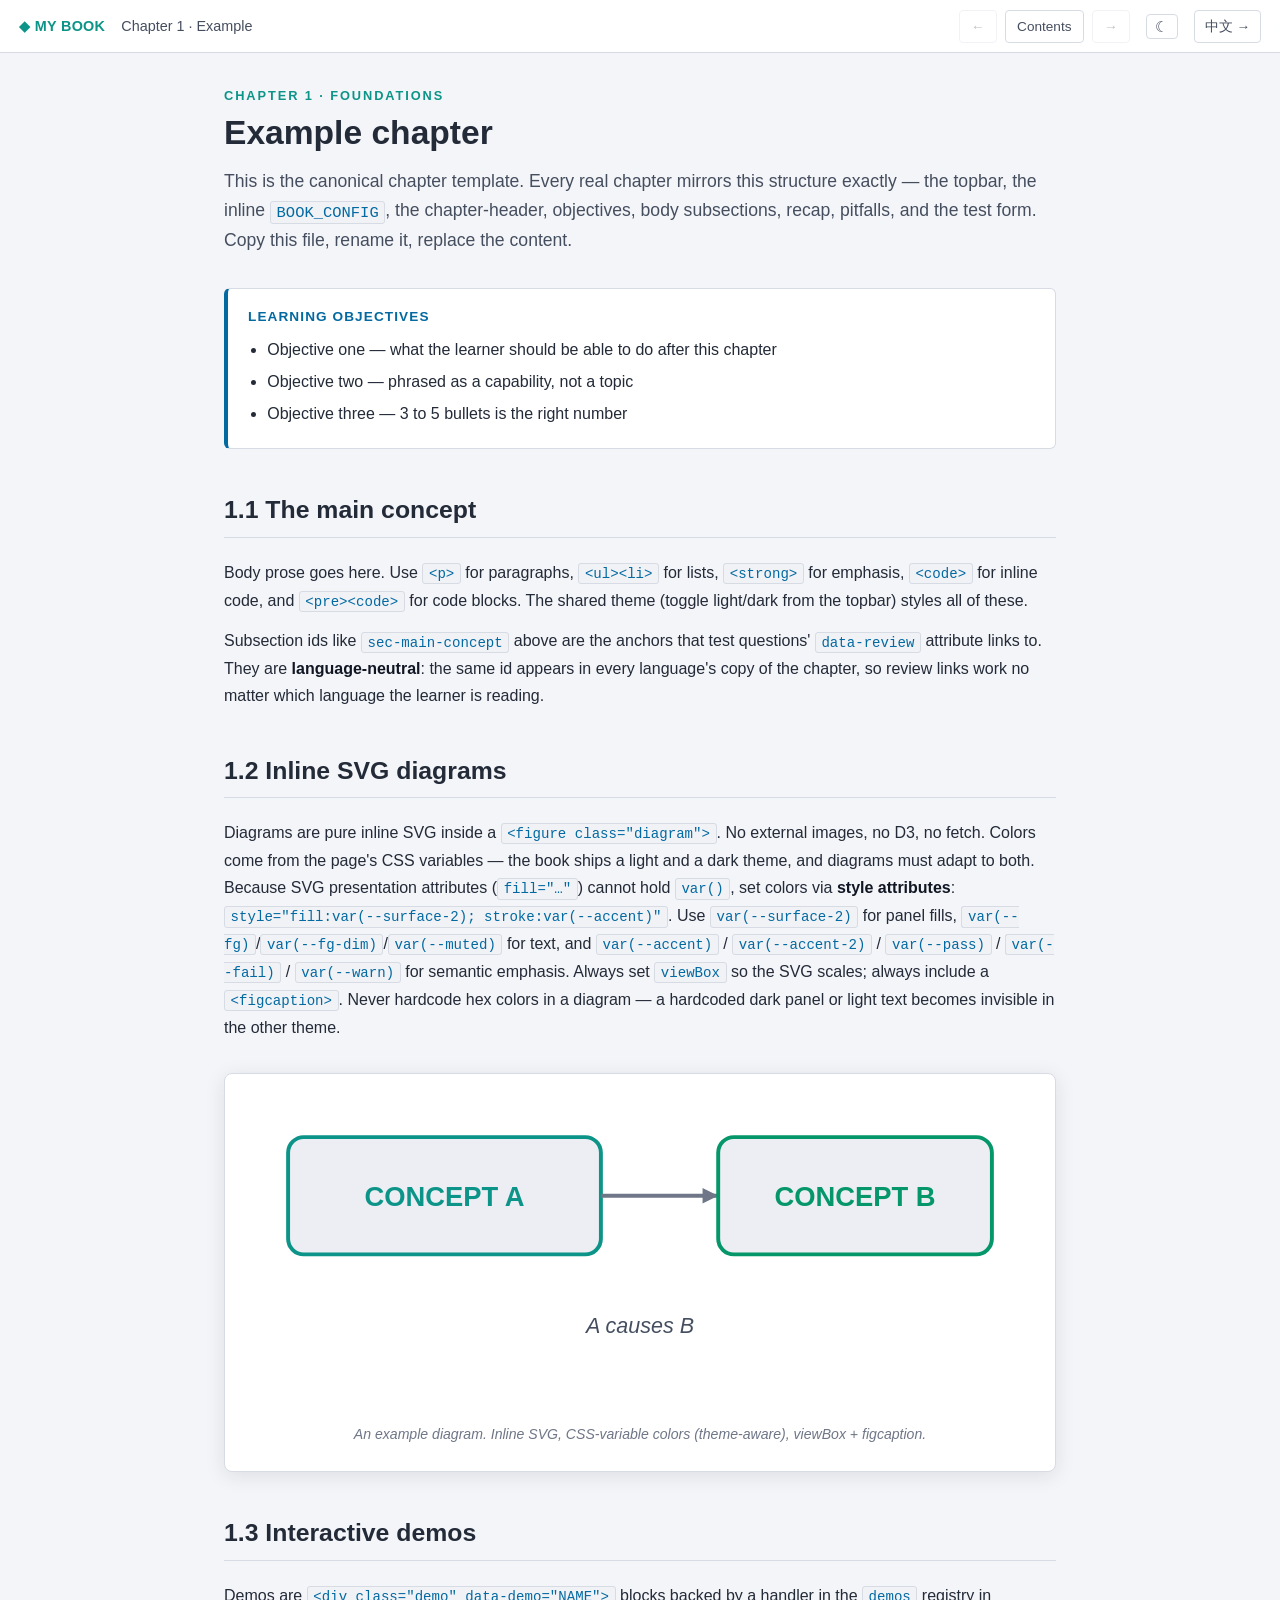
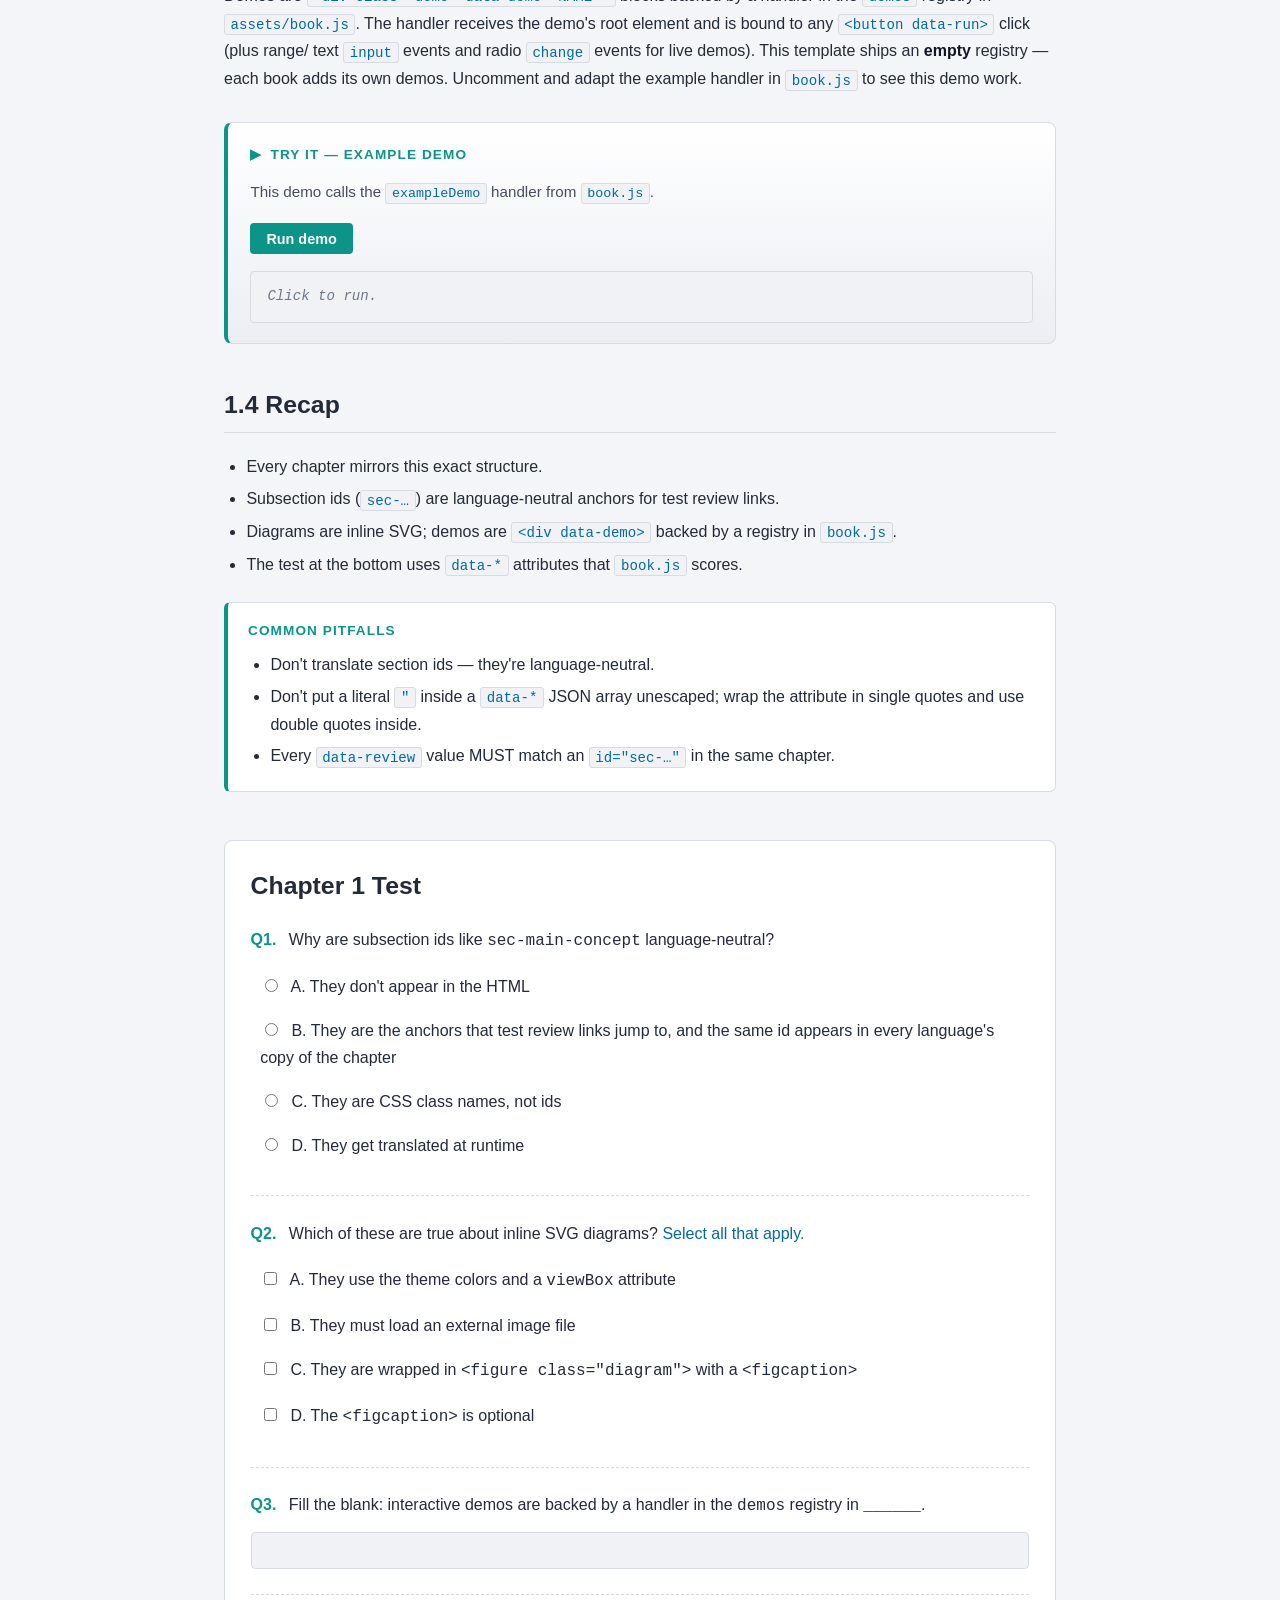
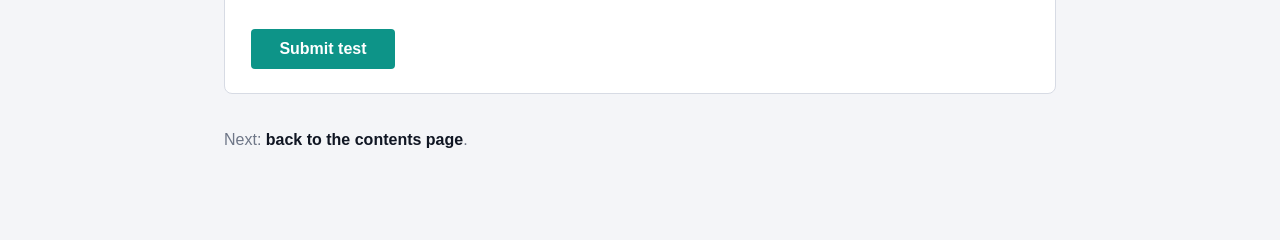
<file: assets/book-template/en/01-example-chapter.html>
<!doctype html>
<!--
  Example chapter — the canonical reference for the HTML-per-chapter template.
  Copy this file, rename it (e.g. 02-real-chapter.html), and replace the body.
  Every chapter in the book mirrors this exact structure so the shared
  assets/book.js (scoring, nav, dashboard) works unchanged.

Anatomy:
  1. <head> with the theme snippet + the single stylesheet link
  2. <div class="topbar"> with brand / crumb / chapter-nav / lang-toggle
     (book.js injects the light/dark theme-toggle button next to lang-toggle)
  3. <main class="chapter" data-chapter-n="N"> with the inline BOOK_CONFIG script
  4. chapter-header (eyebrow / h1 / lede)
  5. objectives box
  6. <h2 id="sec-…"> subsections with prose / SVG diagrams / demos
  7. recap + pitfalls
  8. <form class="test"> with one <div class="q"> per question
  9. closing <script src="assets/book.js" defer>
-->
<html lang="en">
<head>
<meta charset="utf-8">
<meta name="viewport" content="width=device-width, initial-scale=1">
<title>Chapter 1 — Example Chapter</title>
<!-- Theme snippet: applies the stored theme (or prefers-color-scheme) BEFORE
     first paint to avoid a flash. Copy verbatim into every page; do not translate. -->
<script>(function(){try{var t=localStorage.getItem("pbf:theme");if(t!=="light"&&t!=="dark"){t=(window.matchMedia&&matchMedia("(prefers-color-scheme: light)").matches)?"light":"dark";}document.documentElement.setAttribute("data-theme",t);}catch(e){document.documentElement.setAttribute("data-theme","dark");}})();</script>
<link rel="stylesheet" href="assets/style.css">
</head>
<body>

<div class="topbar">
  <a href="index.html" class="brand">◆ MY BOOK</a>
  <span class="crumb">Chapter 1 · Example</span>
  <span class="spacer"></span>
  <nav class="chapter-nav"></nav>
  <a class="lang-toggle" href="../zh/01-example-chapter.html">中文 →</a>
</div>

<main class="chapter" data-chapter-n="1">
<script>window.BOOK_CONFIG = { slug: "my-book", lang: "en", chapters: [{n:1,slug:"01-example-chapter"}] };</script>

  <div class="chapter-header">
    <div class="eyebrow">Chapter 1 · Foundations</div>
    <h1>Example chapter</h1>
    <p class="lede">
      This is the canonical chapter template. Every real chapter mirrors this
      structure exactly — the topbar, the inline <code>BOOK_CONFIG</code>, the
      chapter-header, objectives, body subsections, recap, pitfalls, and the
      test form. Copy this file, rename it, replace the content.
    </p>
  </div>

  <div class="box objectives">
    <div class="box-title">Learning objectives</div>
    <ul>
      <li>Objective one — what the learner should be able to do after this chapter</li>
      <li>Objective two — phrased as a capability, not a topic</li>
      <li>Objective three — 3 to 5 bullets is the right number</li>
    </ul>
  </div>

  <h2 id="sec-main-concept">1.1 The main concept</h2>

  <p>
    Body prose goes here. Use <code>&lt;p&gt;</code> for paragraphs,
    <code>&lt;ul&gt;&lt;li&gt;</code> for lists, <code>&lt;strong&gt;</code> for
    emphasis, <code>&lt;code&gt;</code> for inline code, and
    <code>&lt;pre&gt;&lt;code&gt;</code> for code blocks. The shared theme
    (toggle light/dark from the topbar) styles all of these.
  </p>

  <p>
    Subsection ids like <code>sec-main-concept</code> above are the anchors that
    test questions' <code>data-review</code> attribute links to. They are
    <strong>language-neutral</strong>: the same id appears in every language's
    copy of the chapter, so review links work no matter which language the
    learner is reading.
  </p>

  <h2 id="sec-diagrams">1.2 Inline SVG diagrams</h2>

  <p>
    Diagrams are pure inline SVG inside a <code>&lt;figure class="diagram"&gt;</code>.
    No external images, no D3, no fetch. Colors come from the page's CSS
    variables — the book ships a light and a dark theme, and diagrams must
    adapt to both. Because SVG presentation attributes
    (<code>fill="…"</code>) cannot hold <code>var()</code>, set colors via
    <strong>style attributes</strong>: <code>style="fill:var(--surface-2);
    stroke:var(--accent)"</code>. Use <code>var(--surface-2)</code> for panel
    fills, <code>var(--fg)</code>/<code>var(--fg-dim)</code>/<code>var(--muted)</code>
    for text, and <code>var(--accent)</code> / <code>var(--accent-2)</code> /
    <code>var(--pass)</code> / <code>var(--fail)</code> / <code>var(--warn)</code>
    for semantic emphasis. Always set <code>viewBox</code> so the SVG scales;
    always include a <code>&lt;figcaption&gt;</code>. Never hardcode hex colors
    in a diagram — a hardcoded dark panel or light text becomes invisible in
    the other theme.
  </p>

  <figure class="diagram">
    <svg viewBox="0 0 400 160" xmlns="http://www.w3.org/2000/svg" role="img" aria-label="Example diagram">
      <rect x="20" y="20" width="160" height="60" rx="8" style="fill:var(--surface-2);stroke:var(--accent)" stroke-width="2"/>
      <text x="100" y="55" text-anchor="middle" style="fill:var(--accent)" font-size="14" font-weight="700">CONCEPT A</text>
      <line x1="180" y1="50" x2="240" y2="50" style="stroke:var(--muted)" stroke-width="2"/>
      <polygon points="240,50 232,46 232,54" style="fill:var(--muted)"/>
      <rect x="240" y="20" width="140" height="60" rx="8" style="fill:var(--surface-2);stroke:var(--pass)" stroke-width="2"/>
      <text x="310" y="55" text-anchor="middle" style="fill:var(--pass)" font-size="14" font-weight="700">CONCEPT B</text>
      <text x="200" y="120" text-anchor="middle" style="fill:var(--fg-dim)" font-size="11" font-style="italic">A causes B</text>
    </svg>
    <figcaption>An example diagram. Inline SVG, CSS-variable colors (theme-aware), viewBox + figcaption.</figcaption>
  </figure>

  <h2 id="sec-demos">1.3 Interactive demos</h2>

  <p>
    Demos are <code>&lt;div class="demo" data-demo="NAME"&gt;</code> blocks
    backed by a handler in the <code>demos</code> registry in
    <code>assets/book.js</code>. The handler receives the demo's root element
    and is bound to any <code>&lt;button data-run&gt;</code> click (plus range/
    text <code>input</code> events and radio <code>change</code> events for
    live demos). This template ships an <strong>empty</strong> registry — each
    book adds its own demos. Uncomment and adapt the example handler in
    <code>book.js</code> to see this demo work.
  </p>

  <div class="demo" data-demo="exampleDemo">
    <div class="demo-title">Try it — example demo</div>
    <p>This demo calls the <code>exampleDemo</code> handler from <code>book.js</code>.</p>
    <button data-run>Run demo</button>
    <div class="demo-output empty">Click to run.</div>
  </div>

  <h2 id="sec-recap">1.4 Recap</h2>
  <ul>
    <li>Every chapter mirrors this exact structure.</li>
    <li>Subsection ids (<code>sec-…</code>) are language-neutral anchors for test review links.</li>
    <li>Diagrams are inline SVG; demos are <code>&lt;div data-demo&gt;</code> backed by a registry in <code>book.js</code>.</li>
    <li>The test at the bottom uses <code>data-*</code> attributes that <code>book.js</code> scores.</li>
  </ul>

  <div class="box pitfalls">
    <div class="box-title">Common pitfalls</div>
    <ul style="margin:0;">
      <li>Don't translate section ids — they're language-neutral.</li>
      <li>Don't put a literal <code>"</code> inside a <code>data-*</code> JSON array unescaped; wrap the attribute in single quotes and use double quotes inside.</li>
      <li>Every <code>data-review</code> value MUST match an <code>id="sec-…"</code> in the same chapter.</li>
    </ul>
  </div>

  <!-- ====================== TEST ====================== -->
  <!-- One <div class="q"> per question. Three types: mcq (single),
       mcq multi-select, fill. Every question has data-answer, data-rationale, data-review. -->
  <form class="test" data-chapter="1">
    <h2>Chapter 1 Test</h2>

    <!-- MCQ single-select: data-correct='["b"]' (JSON array, single-quoted).
         Options are radio inputs with value="a"/"b"/"c"/"d". -->
    <div class="q" data-id="1-1" data-type="mcq" data-correct='["b"]'
         data-answer="B — because the section ids are the anchors that review links jump to."
         data-rationale="B is correct. The ids are language-neutral anchors shared across every language's copy of the chapter, so a review link works no matter which language is open. A is wrong (the id does appear in HTML). C confuses ids with classes. D is backwards."
         data-review="sec-main-concept">
      <div class="prompt"><span class="qnum">Q1.</span> Why are subsection ids like <code>sec-main-concept</code> language-neutral?</div>
      <label class="opt"><input type="radio" name="q-1-1" value="a"> A. They don't appear in the HTML</label>
      <label class="opt"><input type="radio" name="q-1-1" value="b"> B. They are the anchors that test review links jump to, and the same id appears in every language's copy of the chapter</label>
      <label class="opt"><input type="radio" name="q-1-1" value="c"> C. They are CSS class names, not ids</label>
      <label class="opt"><input type="radio" name="q-1-1" value="d"> D. They get translated at runtime</label>
      <div class="feedback"></div>
    </div>

    <!-- MCQ multi-select: add data-multiselect="true", options are checkboxes.
         Correct = all-and-only the values in data-correct. -->
    <div class="q" data-id="1-2" data-type="mcq" data-multiselect="true" data-correct='["a","c"]'
         data-answer="A and C."
         data-rationale="A and C are both true. B is false (SVG is fine; only external resource loads are banned). D is false (the figcaption is required by the convention, not the CSS)."
         data-review="sec-diagrams">
      <div class="prompt"><span class="qnum">Q2.</span> Which of these are true about inline SVG diagrams? <em>Select all that apply.</em></div>
      <label class="opt"><input type="checkbox" name="q-1-2" value="a"> A. They use the theme colors and a <code>viewBox</code> attribute</label>
      <label class="opt"><input type="checkbox" name="q-1-2" value="b"> B. They must load an external image file</label>
      <label class="opt"><input type="checkbox" name="q-1-2" value="c"> C. They are wrapped in <code>&lt;figure class="diagram"&gt;</code> with a <code>&lt;figcaption&gt;</code></label>
      <label class="opt"><input type="checkbox" name="q-1-2" value="d"> D. The <code>&lt;figcaption&gt;</code> is optional</label>
      <div class="feedback"></div>
    </div>

    <!-- Fill: data-accepted='["ans1","ans2"]'. Normalized (trim, lowercase, collapse ws). -->
    <div class="q" data-id="1-3" data-type="fill" data-accepted='["book.js","the book.js","assets/book.js"]'
         data-answer="book.js (or assets/book.js)."
         data-rationale="Demo handlers live in the demos registry inside assets/book.js. Each book authors its own demos there."
         data-review="sec-demos">
      <div class="prompt"><span class="qnum">Q3.</span> Fill the blank: interactive demos are backed by a handler in the <code>demos</code> registry in <code>______</code>.</div>
      <input type="text" class="fill">
      <div class="feedback"></div>
    </div>

    <button type="submit" class="submit-test">Submit test</button>
    <div class="test-result"></div>
    <button type="button" class="retake-btn" hidden>Retake test</button>
  </form>

  <p style="margin-top:2rem; color:var(--muted);">
    Next: <a href="index.html"><strong>back to the contents page</strong></a>.
  </p>

</main>

<script src="assets/book.js" defer></script>
</body>
</html>
</file>
<file: assets/book-template/en/assets/style.css>
/* Clearcote Stealth Browser — a learning book
   Shared stylesheet (EN + ZH). Beginner-friendly, diagram-heavy.
   Two themes: dark (default) and light, selected by <html data-theme="…">
   (set before first paint by the inline snippet in each page's <head>,
   toggled by the button book.js injects into the topbar). All colors —
   including inline-SVG diagram colors, which reference the same vars
   via style="fill:var(--…)" — flow through these custom properties. */

:root {
  color-scheme: dark;
  --bg: #0f1115;
  --surface: #161922;
  --surface-2: #1d212c;
  --fg: #e8eaf0;
  --fg-dim: #aab0c0;
  --muted: #7a8194;
  --accent: #38e0d6;
  --accent-2: #6ee7ff;
  --accent-dim: #1f4f4c;
  --pass: #34d399;
  --fail: #f87171;
  --warn: #fbbf24;
  --border: #2a2f3d;
  --code-bg: #0b0d12;
  --hl: #facc15;
  --code-key: #f472b6;
  --code-str: #facc15;
  --strong-fg: #ffffff;
  --btn-on-accent: #0b0d12;
  --topbar-bg: rgba(15,17,21,.92);
  --tint-accent: rgba(56,224,214,.04);
  --tint-pass: rgba(52,211,153,.06);
  --tint-fail: rgba(248,113,113,.06);
  --tint-warn: rgba(251,191,36,.06);
  --shadow: 0 4px 24px rgba(0,0,0,.4);
}

html[data-theme="light"] {
  color-scheme: light;
  --bg: #f4f5f8;
  --surface: #ffffff;
  --surface-2: #eceef3;
  --fg: #232a38;
  --fg-dim: #454e5f;
  --muted: #6e7687;
  --accent: #0d9488;
  --accent-2: #0369a1;
  --accent-dim: #b8e8e3;
  --pass: #059669;
  --fail: #dc2626;
  --warn: #b45309;
  --border: #d7dbe4;
  --code-bg: #f0f2f6;
  --hl: #a16207;
  --code-key: #be185d;
  --code-str: #b45309;
  --strong-fg: #101623;
  --btn-on-accent: #ffffff;
  --topbar-bg: rgba(255,255,255,.92);
  --tint-accent: rgba(13,148,136,.06);
  --tint-pass: rgba(5,150,105,.08);
  --tint-fail: rgba(220,38,38,.06);
  --tint-warn: rgba(180,83,9,.07);
  --shadow: 0 4px 20px rgba(23,32,54,.10);
}

* { box-sizing: border-box; }
html { scroll-behavior: smooth; }
body {
  margin: 0;
  font: 16px/1.7 -apple-system, BlinkMacSystemFont, "Segoe UI", "PingFang SC",
        "Hiragino Sans GB", "Microsoft YaHei", Roboto, sans-serif;
  color: var(--fg);
  background: var(--bg);
}

a { color: var(--accent-2); text-decoration: none; }
a:hover { text-decoration: underline; }

/* ---------- Top nav bar ---------- */
.topbar {
  position: sticky; top: 0; z-index: 50;
  background: var(--topbar-bg);
  backdrop-filter: blur(8px);
  border-bottom: 1px solid var(--border);
  padding: .6rem 1.2rem;
  display: flex; align-items: center; gap: 1rem;
  font-size: .9rem;
}
.topbar .brand { font-weight: 700; color: var(--accent); letter-spacing: .02em; }
.topbar .crumb { color: var(--fg-dim); }
.topbar .spacer { flex: 1; }
.topbar .lang-toggle {
  border: 1px solid var(--border); border-radius: 4px;
  padding: .25rem .6rem; color: var(--fg-dim);
  background: var(--surface); font-size: .85rem;
}
.topbar .lang-toggle:hover { border-color: var(--accent); color: var(--accent); }
.topbar .theme-toggle {
  border: 1px solid var(--border); border-radius: 4px;
  padding: .25rem .55rem; color: var(--fg-dim);
  background: var(--surface); font-size: .95rem; line-height: 1;
  cursor: pointer;
}
.topbar .theme-toggle:hover { border-color: var(--accent); color: var(--accent); }
.topbar nav.chapter-nav { display: flex; gap: .5rem; }
.topbar nav.chapter-nav a {
  padding: .25rem .7rem; border: 1px solid var(--border); border-radius: 4px;
  color: var(--fg-dim); font-size: .85rem;
}
.topbar nav.chapter-nav a:hover { border-color: var(--accent); color: var(--accent); text-decoration: none; }
.topbar nav.chapter-nav a.disabled { opacity: .35; pointer-events: none; }

/* ---------- Layout ---------- */
main.chapter, main.toc {
  max-width: 880px;
  margin: 0 auto;
  padding: 2rem 1.5rem 6rem;
}

main.toc { max-width: 980px; }

/* ---------- Chapter header ---------- */
.chapter-header { margin-bottom: 2rem; }
.chapter-header .eyebrow {
  color: var(--accent); font-size: .8rem; letter-spacing: .15em;
  text-transform: uppercase; font-weight: 600;
}
.chapter-header h1 {
  font-size: 2.1rem; line-height: 1.2; margin: .4rem 0 .6rem;
}
.chapter-header .lede { font-size: 1.1rem; color: var(--fg-dim); }

/* ---------- Objectives / pitfalls / note boxes ---------- */
.box {
  border: 1px solid var(--border); border-left: 4px solid var(--accent);
  background: var(--surface); border-radius: 6px;
  padding: 1rem 1.25rem; margin: 1.5rem 0;
}
.box .box-title {
  font-weight: 700; font-size: .85rem; letter-spacing: .08em;
  text-transform: uppercase; color: var(--accent); margin-bottom: .5rem;
}
.box.objectives { border-left-color: var(--accent-2); }
.box.objectives .box-title { color: var(--accent-2); }
.box.objectives ul { margin: .3rem 0; padding-left: 1.2rem; }
.box.note { border-left-color: var(--warn); background: var(--tint-warn); }
.box.note .box-title { color: var(--warn); }
.box.pitfall { border-left-color: var(--fail); background: var(--tint-fail); }
.box.pitfall .box-title { color: var(--fail); }
.box.key { border-left-color: var(--pass); background: var(--tint-pass); }
.box.key .box-title { color: var(--pass); }

/* ---------- Typography ---------- */
h2 { font-size: 1.55rem; margin-top: 2.5rem; border-bottom: 1px solid var(--border); padding-bottom: .35rem; }
h3 { font-size: 1.2rem; margin-top: 2rem; color: var(--accent-2); }
h4 { font-size: 1rem; margin: 1.4rem 0 .4rem; color: var(--fg); }
p { margin: .8rem 0; }
ul, ol { padding-left: 1.4rem; }
li { margin: .3rem 0; }
strong { color: var(--strong-fg); }
em { color: var(--accent-2); font-style: normal; }

/* ---------- Code ---------- */
pre {
  background: var(--code-bg); border: 1px solid var(--border);
  border-radius: 6px; padding: 1rem 1.1rem; overflow-x: auto;
  font-size: .9rem; line-height: 1.55; margin: 1rem 0;
}
pre code, code {
  font-family: "SF Mono", "JetBrains Mono", Menlo, Consolas, monospace;
}
p > code, li > code, td > code {
  background: var(--code-bg); padding: .1rem .35rem; border-radius: 3px;
  font-size: .88em; color: var(--accent-2); border: 1px solid var(--border);
}
pre code { color: var(--fg); background: none; border: none; padding: 0; }
.code-comment { color: var(--muted); }
.code-key { color: var(--code-key); }
.code-str { color: var(--code-str); }
.code-fn { color: var(--accent); }

/* ---------- Tables ---------- */
table {
  border-collapse: collapse; width: 100%; margin: 1.2rem 0;
  font-size: .92rem; background: var(--surface);
  border: 1px solid var(--border); border-radius: 6px; overflow: hidden;
}
th, td { padding: .6rem .8rem; border-bottom: 1px solid var(--border); text-align: left; vertical-align: top; }
th { background: var(--surface-2); color: var(--accent-2); font-weight: 600; font-size: .85rem; }
tr:last-child td { border-bottom: none; }
tr:hover td { background: var(--tint-accent); }

/* ---------- Inline diagrams (SVG containers) ---------- */
figure.diagram {
  margin: 2rem 0; padding: 1.5rem; background: var(--surface);
  border: 1px solid var(--border); border-radius: 8px; box-shadow: var(--shadow);
}
figure.diagram figcaption {
  text-align: center; color: var(--muted); font-size: .88rem;
  margin-top: .8rem; font-style: italic;
}
figure.diagram svg { display: block; margin: 0 auto; max-width: 100%; height: auto; }

/* ---------- Interactive demos ---------- */
.demo {
  margin: 1.8rem 0; padding: 1.25rem 1.4rem;
  background: linear-gradient(180deg, var(--surface) 0%, var(--surface-2) 100%);
  border: 1px solid var(--border); border-left: 4px solid var(--accent);
  border-radius: 8px;
}
.demo .demo-title {
  font-weight: 700; color: var(--accent); font-size: .85rem;
  letter-spacing: .08em; text-transform: uppercase; margin-bottom: .6rem;
  display: flex; align-items: center; gap: .5rem;
}
.demo .demo-title::before { content: "▶"; color: var(--accent); }
.demo p { font-size: .95rem; color: var(--fg-dim); }
.demo button {
  background: var(--accent); color: var(--btn-on-accent); border: none;
  padding: .45rem 1rem; border-radius: 4px; font-weight: 600;
  cursor: pointer; font-size: .9rem; margin: .3rem .3rem .3rem 0;
}
.demo button:hover { background: var(--accent-2); }
.demo button.ghost { background: transparent; color: var(--fg-dim); border: 1px solid var(--border); }
.demo button.ghost:hover { border-color: var(--accent); color: var(--accent); }
.demo .demo-output {
  margin-top: .8rem; padding: .8rem 1rem; background: var(--code-bg);
  border: 1px solid var(--border); border-radius: 4px;
  font-family: "SF Mono", Menlo, monospace; font-size: .88rem;
  white-space: pre-wrap; word-break: break-word; min-height: 1.5rem;
  color: var(--fg);
}
.demo .demo-output.empty { color: var(--muted); font-style: italic; }
.demo label { display: inline-block; margin-right: .8rem; font-size: .9rem; color: var(--fg-dim); }
.demo input[type="text"], .demo input[type="range"] {
  background: var(--code-bg); border: 1px solid var(--border); color: var(--fg);
  padding: .35rem .55rem; border-radius: 4px; font-family: inherit; font-size: .9rem;
}
.demo input[type="text"] { width: 200px; }

/* Reveal-on-click spoilers */
details.spoiler {
  margin: 1rem 0; padding: .8rem 1rem; background: var(--surface);
  border: 1px dashed var(--border); border-radius: 6px;
}
details.spoiler summary {
  cursor: pointer; color: var(--accent); font-weight: 600; font-size: .95rem;
}
details.spoiler[open] summary { margin-bottom: .6rem; }

/* ---------- Test form ---------- */
form.test {
  margin-top: 3rem; padding: 1.5rem 1.6rem;
  background: var(--surface); border: 1px solid var(--border);
  border-radius: 8px;
}
form.test h2 { margin-top: 0; border: none; padding: 0; }
.q { margin-bottom: 1.6rem; padding-bottom: 1.6rem; border-bottom: 1px dashed var(--border); }
.q:last-of-type { border-bottom: none; }
.q .prompt { font-weight: 500; margin-bottom: .8rem; line-height: 1.55; }
.q .prompt .qnum { color: var(--accent); margin-right: .5rem; font-weight: 700; }
.q pre { margin: .6rem 0; }
label.opt {
  display: block; padding: .4rem .6rem; margin: .25rem 0;
  cursor: pointer; border-radius: 4px; transition: background .12s;
}
label.opt:hover { background: var(--surface-2); }
label.opt input { margin-right: .55rem; }
input[type="text"].fill {
  width: 100%; padding: .55rem .7rem; font-family: inherit;
  border: 1px solid var(--border); background: var(--code-bg); color: var(--fg);
  border-radius: 4px; font-size: .95rem;
}
.feedback { margin-top: .8rem; padding: .8rem 1rem; border-radius: 4px; display: none; font-size: .95rem; }
.feedback.shown { display: block; }
.feedback.correct { background: var(--tint-pass); border-left: 3px solid var(--pass); }
.feedback.wrong { background: var(--tint-fail); border-left: 3px solid var(--fail); }
.feedback.partial { background: var(--tint-warn); border-left: 3px solid var(--warn); }
.feedback .rationale { color: var(--fg-dim); margin-top: .4rem; font-size: .9rem; }
.feedback .review-link { margin-top: .4rem; }
.feedback .review-link a { color: var(--accent); }

.test-result {
  margin-top: 1.2rem; padding: 1.2rem; border-radius: 8px; text-align: center; display: none;
}
.test-result.shown { display: block; }
.test-result.pass { background: var(--tint-pass); border: 1px solid var(--pass); }
.test-result.fail { background: var(--tint-warn); border: 1px solid var(--warn); }
.test-result .score { font-size: 1.9rem; font-weight: 700; color: var(--accent); }
.test-result .verdict { color: var(--fg-dim); margin-top: .25rem; }
button.retake-btn {
  margin-top: 1rem; background: transparent; border: 1px solid var(--border);
  padding: .5rem 1.1rem; border-radius: 4px; cursor: pointer; font-size: .9rem; color: var(--fg-dim);
}
button.retake-btn:hover { border-color: var(--accent); color: var(--accent); }
button.submit-test {
  background: var(--accent); color: var(--btn-on-accent); border: none;
  padding: .7rem 1.8rem; border-radius: 4px; font-size: 1rem; font-weight: 700;
  cursor: pointer; margin-top: .5rem;
}
button.submit-test:hover { background: var(--accent-2); }
button.submit-test:disabled { background: var(--muted); cursor: not-allowed; }

/* ---------- TOC / dashboard ---------- */
.toc-header { text-align: center; padding: 3rem 1rem 2rem; }
.toc-header .logo { font-size: 3rem; }
.toc-header h1 { font-size: 2.4rem; margin: .5rem 0 .3rem; color: var(--accent); }
.toc-header .subtitle { color: var(--fg-dim); font-size: 1.1rem; max-width: 600px; margin: 0 auto; }

.dashboard {
  max-width: 720px; margin: 2rem auto; padding: 1.5rem;
  background: var(--surface); border: 1px solid var(--border); border-radius: 8px;
}
.dashboard .progress-label { display: flex; justify-content: space-between; font-size: .9rem; color: var(--fg-dim); margin-bottom: .5rem; }
.progress-bar { height: 12px; background: var(--code-bg); border-radius: 6px; overflow: hidden; border: 1px solid var(--border); }
.progress-bar > div { height: 100%; background: linear-gradient(90deg, var(--accent), var(--accent-2)); transition: width .4s; }

.chapter-grid {
  display: grid; grid-template-columns: repeat(auto-fill, minmax(260px, 1fr));
  gap: 1rem; max-width: 980px; margin: 2rem auto;
}
.chapter-card {
  display: block; padding: 1.2rem 1.3rem; background: var(--surface);
  border: 1px solid var(--border); border-radius: 8px; color: var(--fg);
  transition: transform .15s, border-color .15s;
}
.chapter-card:hover { transform: translateY(-2px); border-color: var(--accent); text-decoration: none; }
.chapter-card .ch-num { font-size: .8rem; color: var(--accent); letter-spacing: .1em; font-weight: 700; }
.chapter-card .ch-title { font-size: 1.1rem; font-weight: 600; margin: .3rem 0; }
.chapter-card .ch-desc { font-size: .88rem; color: var(--fg-dim); line-height: 1.5; }
.chapter-card .ch-status { margin-top: .7rem; font-size: .82rem; color: var(--muted); display: flex; align-items: center; gap: .35rem; }
.chapter-card .ch-status .dot { width: 10px; height: 10px; border-radius: 50%; background: var(--muted); }
.chapter-card .ch-status .dot.pass { background: var(--pass); }
.chapter-card .ch-status .dot.fail { background: var(--warn); }

.toc-footer { text-align: center; color: var(--muted); font-size: .85rem; padding: 2rem; }

/* ---------- Knowledge graph (index page, rendered by graph.js) ----------
   Active only when index.html includes the .kg section. Cluster classes
   c1..c4 are pre-wired to the four theme accents; if you rename or add
   cluster keys in graph.js, mirror the change here (.kg-node.c<key> .dot,
   .kg-chip.c<key>, .kg-lg .sw.c<key>). */
.kg {
  max-width: 980px; margin: 0 auto 2rem; padding: 1.4rem 1.5rem;
  background: var(--surface); border: 1px solid var(--border); border-radius: 8px;
}
.kg-head { display: flex; align-items: flex-start; justify-content: space-between; gap: 1rem; flex-wrap: wrap; }
.kg-head h2 { margin: 0 0 .25rem; font-size: 1.25rem; color: var(--accent); }
.kg-head p { margin: 0; color: var(--fg-dim); font-size: .88rem; max-width: 560px; }
.kg-toggle { display: inline-flex; border: 1px solid var(--border); border-radius: 6px; overflow: hidden; flex: none; }
.kg-toggle button {
  border: none; background: transparent; color: var(--fg-dim); font: inherit;
  font-size: .85rem; padding: .4rem .9rem; cursor: pointer;
}
.kg-toggle button + button { border-left: 1px solid var(--border); }
.kg-toggle button:hover { color: var(--accent); }
.kg-toggle button.active { background: var(--accent); color: var(--bg); font-weight: 600; }

.kg-layout { display: flex; gap: 1.2rem; margin-top: 1.1rem; }
.kg-stage {
  flex: 1; min-width: 0; position: relative; height: 600px; overflow: hidden;
  border: 1px solid var(--border); border-radius: 6px; background: var(--code-bg);
}
.kg-svg { display: block; width: 100%; height: 100%; touch-action: none; }
.kg-offline-note {
  position: absolute; top: .5rem; left: .5rem; z-index: 5;
  font-size: .72rem; color: var(--warn); background: var(--surface);
  border: 1px solid var(--warn); border-radius: 4px; padding: .15rem .5rem;
}

.kg-edge { stroke: var(--border); stroke-width: 1.2; transition: opacity .15s, stroke .15s; }
.kg-edge.lit { stroke: var(--accent); opacity: .5; }

.kg-node { cursor: pointer; outline: none; }
.kg-node .dot { fill-opacity: .16; stroke-width: 1.6; transition: fill-opacity .2s, stroke .2s; }
.kg-node.c1 .dot { stroke: var(--accent);   fill: var(--accent); }
.kg-node.c2 .dot { stroke: var(--accent-2); fill: var(--accent-2); }
.kg-node.c3 .dot { stroke: var(--pass);     fill: var(--pass); }
.kg-node.c4 .dot { stroke: var(--warn);     fill: var(--warn); }
.kg-node text { fill: var(--fg-dim); font-size: 11px; paint-order: stroke; stroke: var(--code-bg); stroke-width: 3px; stroke-linejoin: round; }
.kg-node.st-current .dot { fill-opacity: .06; stroke-dasharray: 4 3; }
.kg-node.st-new { opacity: .55; }
.kg-node.st-new .dot { stroke: var(--border); fill: transparent; stroke-dasharray: 3 3; }
.kg-node.st-new text { fill: var(--muted); }
.kg-node.selected .dot { stroke-width: 2.8; }
.kg-node.selected text { fill: var(--fg); font-weight: 600; }
.kg-node:focus-visible .dot { stroke-width: 2.8; }
.kg-node .halo { fill: none; stroke: var(--warn); stroke-width: 1.4; opacity: 0; }
.kg-node.is-next .halo { animation: kg-pulse 2s ease-in-out infinite; }
@keyframes kg-pulse {
  0%, 100% { opacity: 0; transform: scale(.6); }
  50% { opacity: .85; transform: scale(1); }
}
.kg-svg.focusing .kg-node.dimmed,
.kg-svg.focusing .kg-edge.dimmed { opacity: .12; }
.kg-svg.focusing .kg-node.adjacent text { fill: var(--fg); }
.kg-svg.focusing .kg-node { transition: opacity .15s; }

.kg-panel { flex: none; width: 300px; font-size: .88rem; }
.kg-panel-hint h3 { margin: .2rem 0 .4rem; font-size: 1rem; }
.kg-panel-hint p { color: var(--fg-dim); margin: 0 0 .8rem; }
.kg-counts { color: var(--muted); font-size: .8rem; margin-top: .8rem; }
.kg-chips { display: flex; flex-wrap: wrap; gap: .4rem; }
.kg-chip {
  display: inline-block; font-size: .72rem; padding: .12rem .55rem;
  border-radius: 999px; border: 1px solid var(--border); color: var(--fg-dim);
}
.kg-chip.c1 { border-color: var(--accent);   color: var(--accent); }
.kg-chip.c2 { border-color: var(--accent-2); color: var(--accent-2); }
.kg-chip.c3 { border-color: var(--pass);     color: var(--pass); }
.kg-chip.c4 { border-color: var(--warn);     color: var(--warn); }
.kg-node-head h3 { margin: .35rem 0 .3rem; font-size: 1.05rem; }
.kg-desc { color: var(--fg-dim); margin: 0 0 .9rem; }
.kg-refs-title {
  font-size: .75rem; letter-spacing: .12em; text-transform: uppercase;
  color: var(--muted); font-weight: 700; margin-bottom: .4rem;
}
.kg-ref-group { margin-bottom: .8rem; }
.kg-ref-head { display: flex; align-items: center; gap: .4rem; margin-bottom: .25rem; }
.kg-ref-head strong { font-size: .82rem; }
.kg-ref-head .dot { width: 9px; height: 9px; border-radius: 50%; background: var(--muted); flex: none; }
.kg-ref-head .dot.pass { background: var(--pass); }
.kg-ref-head .dot.fail { background: var(--warn); }
.kg-ref-state { margin-left: auto; font-size: .72rem; color: var(--muted); }
.kg-ref {
  display: block; padding: .3rem .5rem; margin: .15rem 0; border-radius: 4px;
  border: 1px solid var(--border); color: var(--fg); font-size: .82rem; line-height: 1.45;
}
.kg-ref:hover { border-color: var(--accent); color: var(--accent); text-decoration: none; }

.kg-legend { display: flex; flex-wrap: wrap; gap: .9rem; margin-top: .8rem; font-size: .78rem; color: var(--fg-dim); }
.kg-lg { display: inline-flex; align-items: center; gap: .35rem; }
.kg-lg .sw { width: 10px; height: 10px; border-radius: 50%; flex: none; box-sizing: border-box; }
.kg-lg .sw.learned { background: var(--accent); border: 2px solid var(--accent); }
.kg-lg .sw.current { border: 2px dashed var(--accent); }
.kg-lg .sw.new { border: 2px dashed var(--border); }
.kg-lg .sw.next { border: 2px solid var(--warn); animation: kg-pulse 2s ease-in-out infinite; }
.kg-lg .sw.c1 { background: var(--accent); }
.kg-lg .sw.c2 { background: var(--accent-2); }
.kg-lg .sw.c3 { background: var(--pass); }
.kg-lg .sw.c4 { background: var(--warn); }

@media (max-width: 860px) {
  .kg-layout { flex-direction: column; }
  .kg-stage { height: 440px; }
  .kg-panel { width: auto; }
  .kg-head p { max-width: none; }
}

/* ---------- Helpers ---------- */
.kbd {
  background: var(--code-bg); border: 1px solid var(--border); border-bottom-width: 2px;
  border-radius: 3px; padding: .1rem .35rem; font-family: monospace; font-size: .85em;
}
.callout-line { color: var(--accent); font-weight: 600; }
.small { font-size: .85rem; color: var(--muted); }

@media (max-width: 720px) {
  main.chapter, main.toc { padding: 1.2rem 1rem 4rem; }
  .chapter-header h1 { font-size: 1.6rem; }
  .topbar { flex-wrap: wrap; gap: .5rem; }
  .topbar nav.chapter-nav a { padding: .2rem .5rem; font-size: .8rem; }
}
</file>
